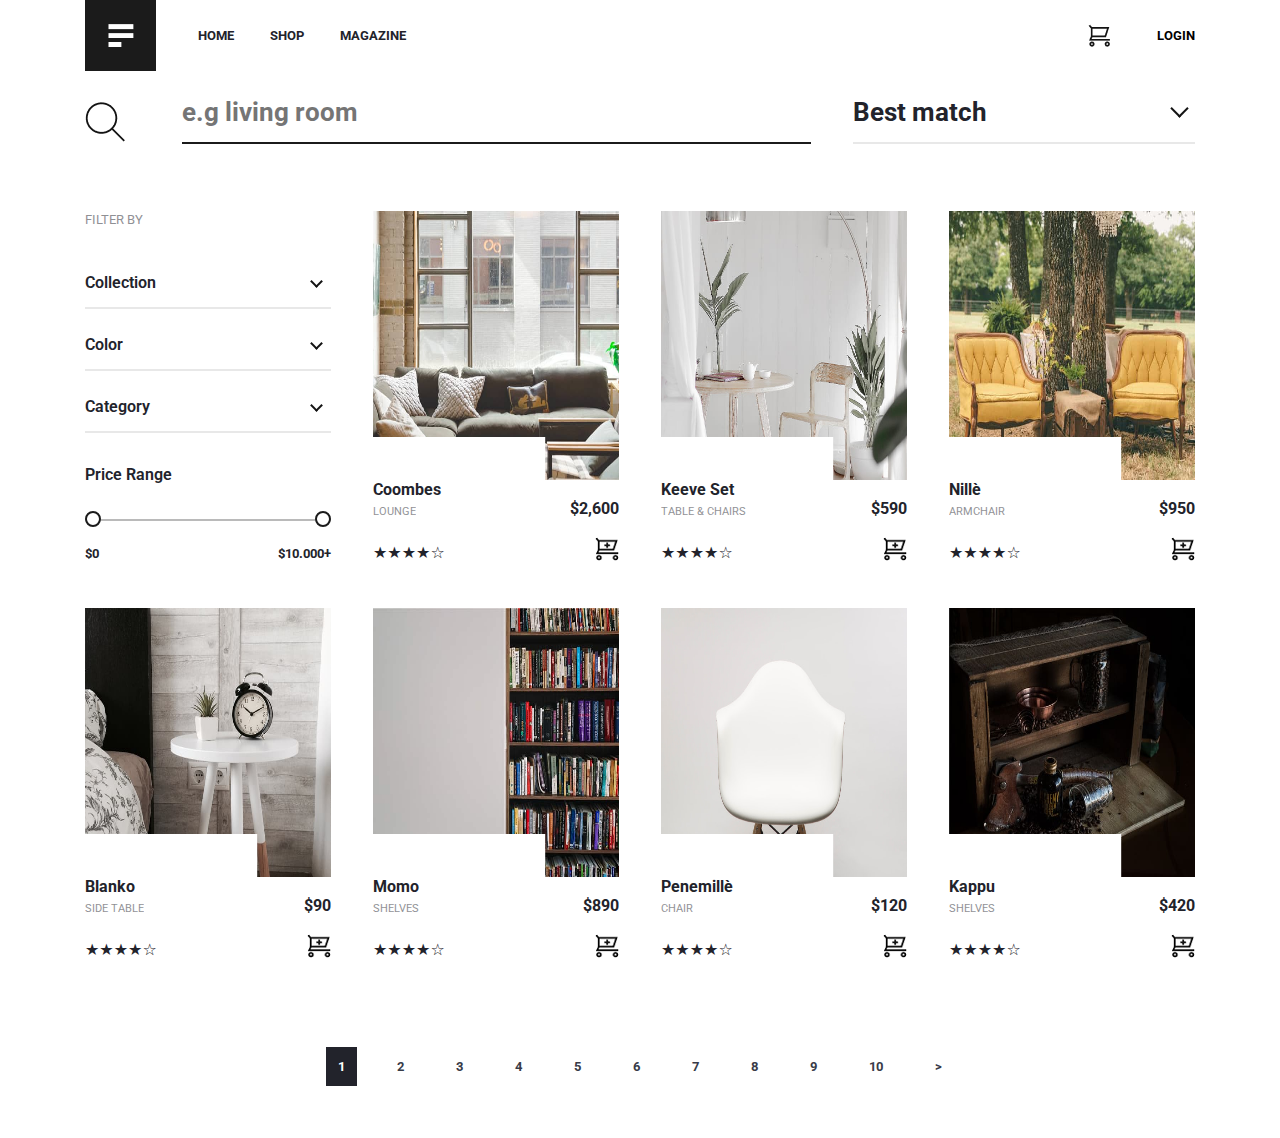
<file: index.html>
<!DOCTYPE html>
<html lang="en">
    <head>
        <meta charset="utf-8">
        <meta http-equiv="X-UA-Compatible" content="IE=edge">
        <meta name="viewport" content="width=device-width,initial-scale=1,shrink-to-fit=no">

        <title>Homepage | minimalistic-ecommerce-site-vane-jung</title>

        <link href="https://fonts.googleapis.com/css?family=Roboto&display=swap" rel="stylesheet">

    	<link href="css/main.4c224482a8495289de17.css" rel="stylesheet"><link href="css/nouislider.4c224482a8495289de17.css" rel="stylesheet">
    </head>

    <body>      
        <header class="header flex-md align-items-md-center">        	
        	<a class="header__logo b-img b-img_logo" href="#main-site">
        		<span class="sr-only">Homepage</span>
        	</a>        	
        	<nav class="navigation" aria-label="Main menu">        		
	            <button class="header__hamburger hamburger" type="button" aria-expanded="false" aria-controls="menu">
					<span class="sr-only">Open/close menu</span>
					<span class="hamburger__box">
					    <span class="hamburger__inner"></span>
					</span>
				</button> 		
	            <ul id="menu" class="header__menu menu">
	                <li class="menu__item">
	                    <a href="#Home" class="menu__link">Home</a>
	                </li>
	                <li class="menu__item">
	                    <a href="#Shop" class="menu__link">Shop</a>
	                </li>
	                <li class="menu__item">
	                    <a href="#Magazine" class="menu__link">Magazine</a>
	                </li>	                
	            </ul>	            
        	</nav>       
        	<div class="header__options flex justify-content-between align-items-center">
	        	<button class="header__shopping-cart b-img b-img_shopping-cart-empty" type="button">
	        		<span class="sr-only">Shopping cart</span>
	        	</button>
	        	<button class="header__login" type="button">Login</button>
        	</div> 	 
        </header>

    	<main class="container pt-1 pt-md-1">
    		<h1 class="sr-only">Shop</h1>
			<div class="row mx-md-n1">
				<form class="search-form col-sm-8 flex align-items-md-center px-md-1" role="search">
  					<button class="search-form__button b-img b-img_search-icon" type="button">
  						<span class="sr-only">Search</span>
  					</button>
					<input class="search-form__search" type="text" aria-label="search text" placeholder="e.g living room">
				</form>
				<article class="accordion col-sm-4 px-md-1">
					<div class="accordion__wrapper">
						<h2 class="accordion__title">Best match</h2>					
						<button class="accordion__button">									
							<span class="sr-only">Open/close</span>
							<span class="accordion__arrow accordion__arrow_big"></span>
						</button>	
					</div>						
				</article>			
				<article class="accordion col-sm-6 col-xl-3 px-md-1">
					<div class="accordion__wrapper d-sm-none">
						<h2 class="accordion__title">Filters</h2>
						<button class="accordion__button" type="button" aria-expanded="false" aria-controls="filters">			
							<span class="sr-only">Open/close</span>
							<span class="accordion__arrow accordion__arrow_big"></span>
						</button>
					</div>
					<div id="filters" class="accordion__list">
						<p class="accordion__note">Filter by</p>
						<div class="accordion__inner">								
							<p class="accordion__text">Collection</p>
							<button class="accordion__button">									
								<span class="sr-only">Open/close</span>
								<span class="accordion__arrow accordion__arrow_small"></span>
							</button>
						</div>								
						<div class="accordion__inner">								
							<p class="accordion__text">Color</p>
							<button class="accordion__button">									
								<span class="sr-only">Open/close</span>
								<span class="accordion__arrow accordion__arrow_small"></span>
							</button>
						</div>						
						<div class="accordion__inner">
							<p class="accordion__text">Category</p>
							<button class="accordion__button">									
								<span class="sr-only">Open/close</span>
								<span class="accordion__arrow accordion__arrow_small"></span>
							</button>
						</div>
						<div class="accordion__inner accordion__inner_range">					
							<p class="accordion__text">Price Range</p>
							<div id="slider"></div>
							<div class="slider-snap-value flex justify-content-between">
								<span class="example-val" id="slider-snap-value-lower">0</span>
								<span class="example-val" id="slider-snap-value-upper">10000</span>
							</div>
						</div>
					</div>			
				</article>
				<article class="product col-sm-6 col-xl-3 px-md-1">
					<img class="product__img img" src="img/products/coombes.2b8c0bd20815939f6bd84942c9de25b4.jpg" alt="Alternative text...">
					<h2 class="product__title">
						<a href="#">Coombes</a>
					</h2>
					<div class="product__details flex justify-content-between align-items-end">
						<a class="product__category" href="#"><span class="sr-only">Category: </span>Lounge</a>
						<p class="product__price"><span class="sr-only">Price: </span>$2,600</p>
					</div>
					<div class="flex justify-content-between align-items-end">
						<div class="product__raiting">&#9733;&#9733;&#9733;&#9733;&#9734;</div>
						<button class="b-img b-img_shopping-cart-full">
							<span class="sr-only">Add to shopping cart</span>
						</button>
					</div>
				</article>
				<article class="product col-sm-6 col-xl-3 px-md-1">
					<img class="product__img img" src="img/products/keeve-set.5da7ee908da78d540ebe44e451b32481.jpg" alt="Alternative text...">
					<h2 class="product__title">
						<a href="#">Keeve Set</a>
					</h2>
					<div class="product__details flex justify-content-between align-items-end">
						<a class="product__category" href="#"><span class="sr-only">Category: </span>Table & Chairs</a>
						<p class="product__price"><span class="sr-only">Price: </span>$590</p>
					</div>
					<div class="flex justify-content-between align-items-end">
						<div class="product__raiting">&#9733;&#9733;&#9733;&#9733;&#9734;</div>
						<button class="b-img b-img_shopping-cart-full">
							<span class="sr-only">Add to shopping cart</span>
						</button>
					</div>
				</article>
				<article class="product col-sm-6 col-xl-3 px-md-1">
					<img class="product__img img" src="img/products/nillè.993c7f516d4ab0f54981164560a9fdea.jpg" alt="Alternative text...">
					<h2 class="product__title">
						<a href="#">Nillè</a>
					</h2>
					<div class="product__details flex justify-content-between align-items-end">
						<a class="product__category" href="#"><span class="sr-only">Category: </span>Armchair</a>
						<p class="product__price"><span class="sr-only">Price: </span>$950</p>
					</div>
					<div class="flex justify-content-between align-items-end">
						<div class="product__raiting">&#9733;&#9733;&#9733;&#9733;&#9734;</div>
						<button class="b-img b-img_shopping-cart-full">
							<span class="sr-only">Add to shopping cart</span>
						</button>
					</div>
				</article>			
				<article class="product col-sm-6 col-xl-3 px-md-1">
					<img class="product__img img" src="img/products/blanko.ccdf7f93d3659442956f923609c2781b.jpg" alt="Alternative text...">
					<h2 class="product__title">
						<a href="#">Blanko</a>
					</h2>
					<div class="product__details flex justify-content-between align-items-end">
						<a class="product__category" href="#"><span class="sr-only">Category: </span>Side Table</a>
						<p class="product__price"><span class="sr-only">Price: </span>$90</p>
					</div>
					<div class="flex justify-content-between align-items-end">
						<div class="product__raiting">&#9733;&#9733;&#9733;&#9733;&#9734;</div>
						<button class="b-img b-img_shopping-cart-full">
							<span class="sr-only">Add to shopping cart</span>
						</button>
					</div>
				</article>
				<article class="product col-sm-6 col-xl-3 px-md-1">
					<img class="product__img img" src="img/products/momo.dfb7d809c413819387ccac91059591ba.jpg" alt="Alternative text...">
					<h2 class="product__title">
						<a href="#">Momo</a>
					</h2>
					<div class="product__details flex justify-content-between align-items-end">
						<a class="product__category" href="#"><span class="sr-only">Category: </span>Shelves</a>
						<p class="product__price"><span class="sr-only">Price: </span>$890</p>
					</div>
					<div class="flex justify-content-between align-items-end">
						<div class="product__raiting">&#9733;&#9733;&#9733;&#9733;&#9734;</div>
						<button class="b-img b-img_shopping-cart-full">
							<span class="sr-only">Add to shopping cart</span>
						</button>
					</div>
				</article>				
				<article class="product col-sm-6 col-xl-3 px-md-1">
					<img class="product__img img" src="img/products/penemillè.55df2ff5b51b8692bd68fba4f18161d1.jpg" alt="Alternative text...">
					<h2 class="product__title">
						<a href="#">Penemillè</a>
					</h2>
					<div class="product__details flex justify-content-between align-items-end">
						<a class="product__category" href="#"><span class="sr-only">Category: </span>Chair</a>
						<p class="product__price"><span class="sr-only">Price: </span>$120</p>
					</div>
					<div class="flex justify-content-between align-items-end">
						<div class="product__raiting">&#9733;&#9733;&#9733;&#9733;&#9734;</div>
						<button class="b-img b-img_shopping-cart-full">
							<span class="sr-only">Add to shopping cart</span>
						</button>
					</div>
				</article>
				<article class="product col-sm-6 col-xl-3 px-md-1">
					<img class="product__img img" src="img/products/kappu.97e6c1b2c51282b1243fb1c5dab06d58.jpg" alt="Alternative text...">
					<h2 class="product__title">
						<a href="#">Kappu</a>
					</h2>
					<div class="product__details flex justify-content-between align-items-end">
						<a class="product__category" href="#"><span class="sr-only">Category: </span>Shelves</a>
						<p class="product__price"><span class="sr-only">Price: </span>$420</p>
					</div>
					<div class="flex justify-content-between align-items-end">
						<div class="product__raiting">&#9733;&#9733;&#9733;&#9733;&#9734;</div>
						<button class="b-img b-img_shopping-cart-full">
							<span class="sr-only">Add to shopping cart</span>
						</button>
					</div>
				</article>
			</div>	
        	<nav class="pagination" aria-label="Pagination">
        		<ul class="pagination__list flex justify-content-center">
	                <li class="pagination__item">
	                    <a class="pagination__link pagination__link_active" href="#">1</a>
	                </li>
	                <li class="pagination__item">
	                    <a class="pagination__link" href="#">2</a>
	                </li>
	                <li class="pagination__item">
	                    <a class="pagination__link" href="#">3</a>
	                </li>
	                <li class="pagination__item">
	                    <a class="pagination__link" href="#">4</a>
	                </li>	                
	                <li class="pagination__item d-max-md-none">
	                    <a class="pagination__link" href="#">5</a>
	                </li>
	                <li class="pagination__item d-max-md-none">
	                    <a class="pagination__link" href="#">6</a>
	                </li>
	                <li class="pagination__item d-max-md-none">
	                    <a class="pagination__link" href="#">7</a>
	                </li>
	                <li class="pagination__item d-max-md-none">
	                    <a class="pagination__link" href="#">8</a>
	                </li>
	                <li class="pagination__item d-max-md-none">
	                    <a class="pagination__link" href="#">9</a>
	                </li>
	                <li class="pagination__item d-max-md-none">
	                    <a class="pagination__link" href="#">10</a>
	                </li>	                
	                <li class="pagination__item">
	                    <a class="pagination__link" href="#">></a>
	                </li>
	            </ul>
        	</nav>       	 
        </main>

    	<script src="js/main.a9af8c7fed8bdacd9985.js" defer="defer"></script>
    	<script src="js/nouislider.423370e5d136859432b7.js" defer="defer"></script>
    </body>
</html>
</file>
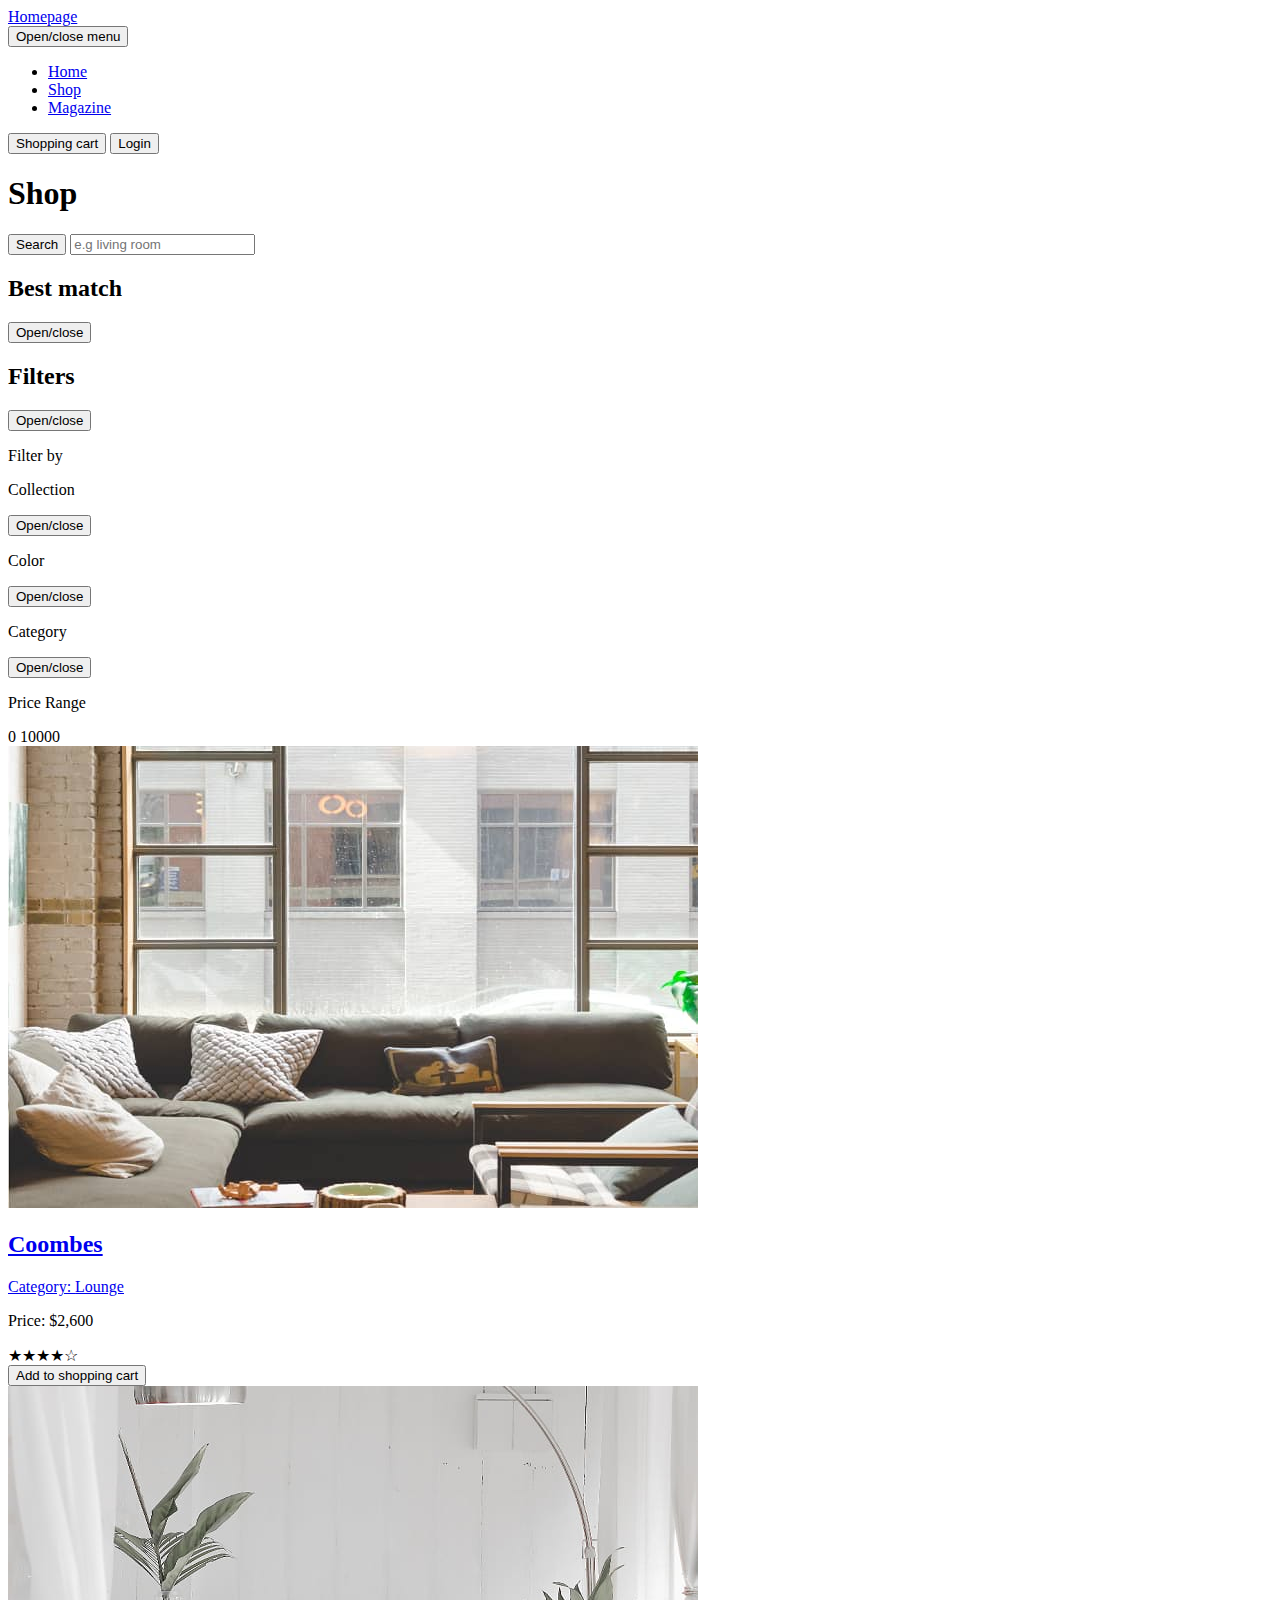
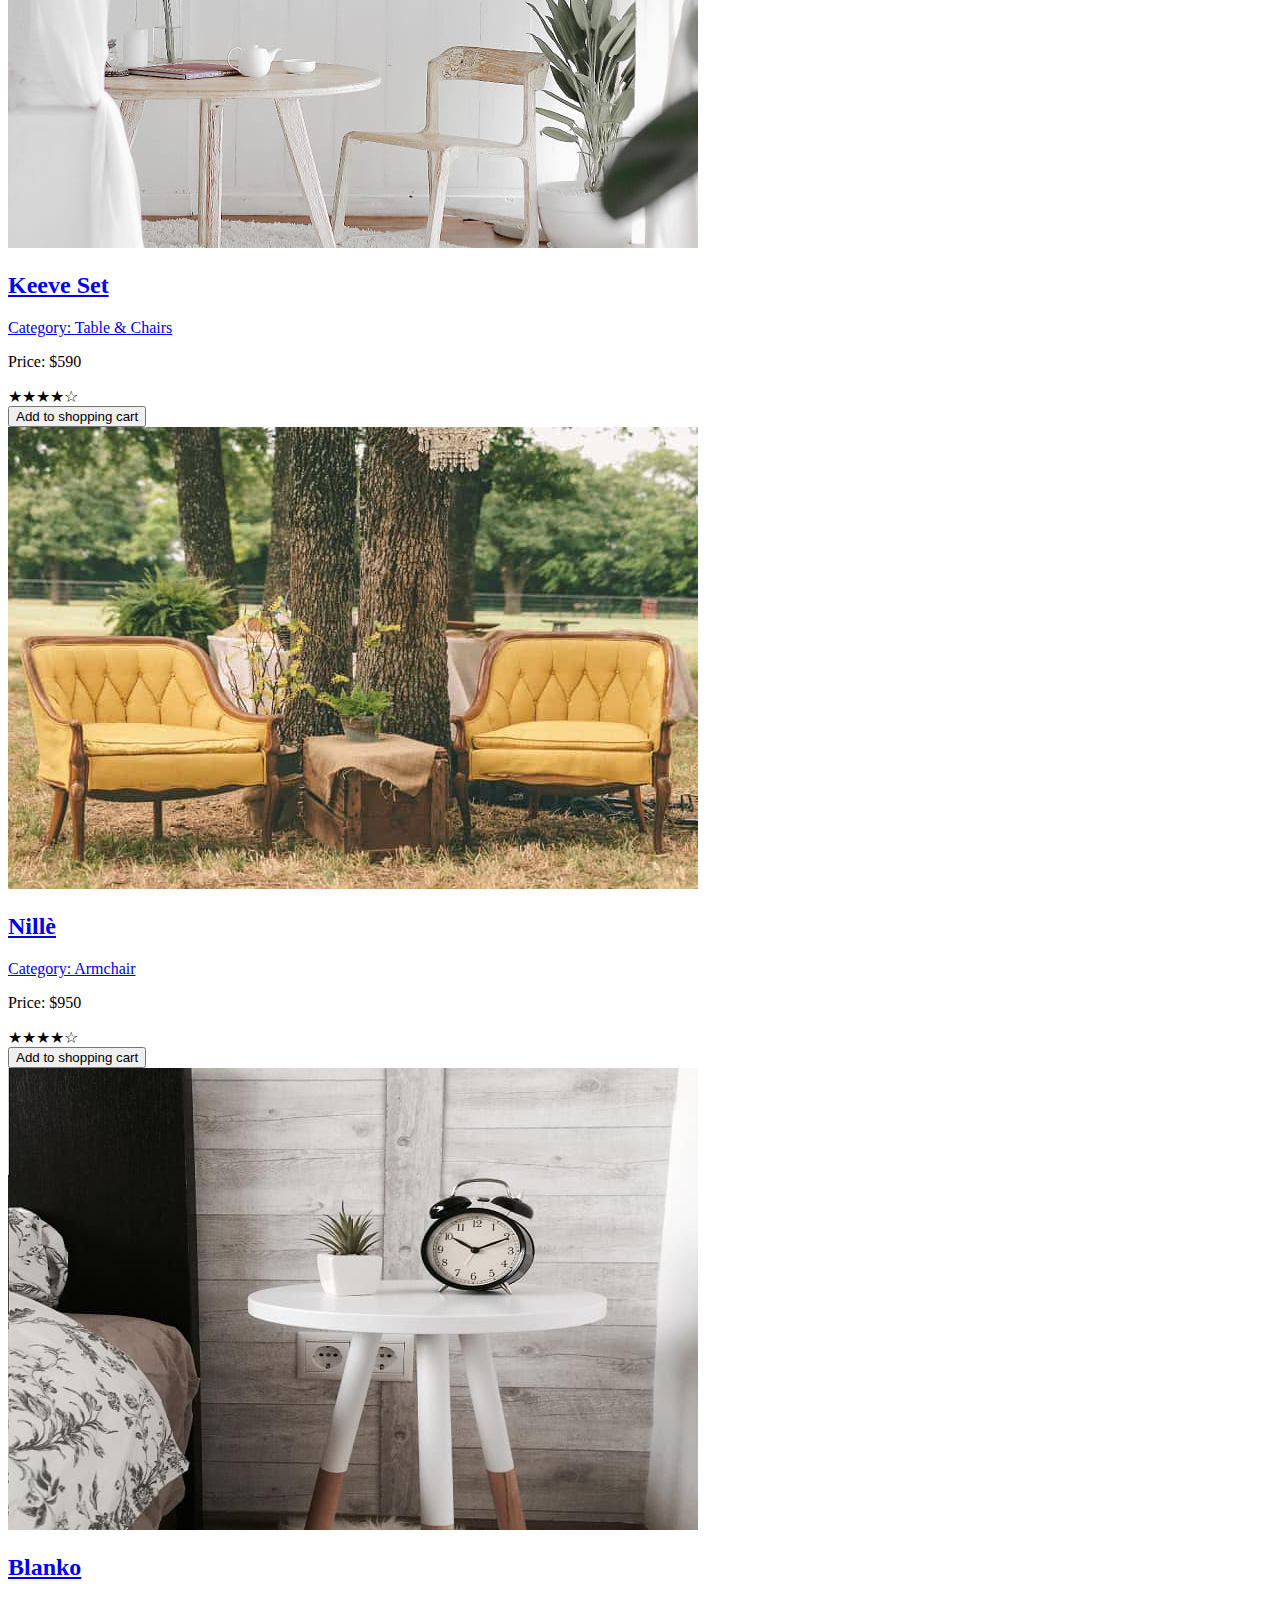
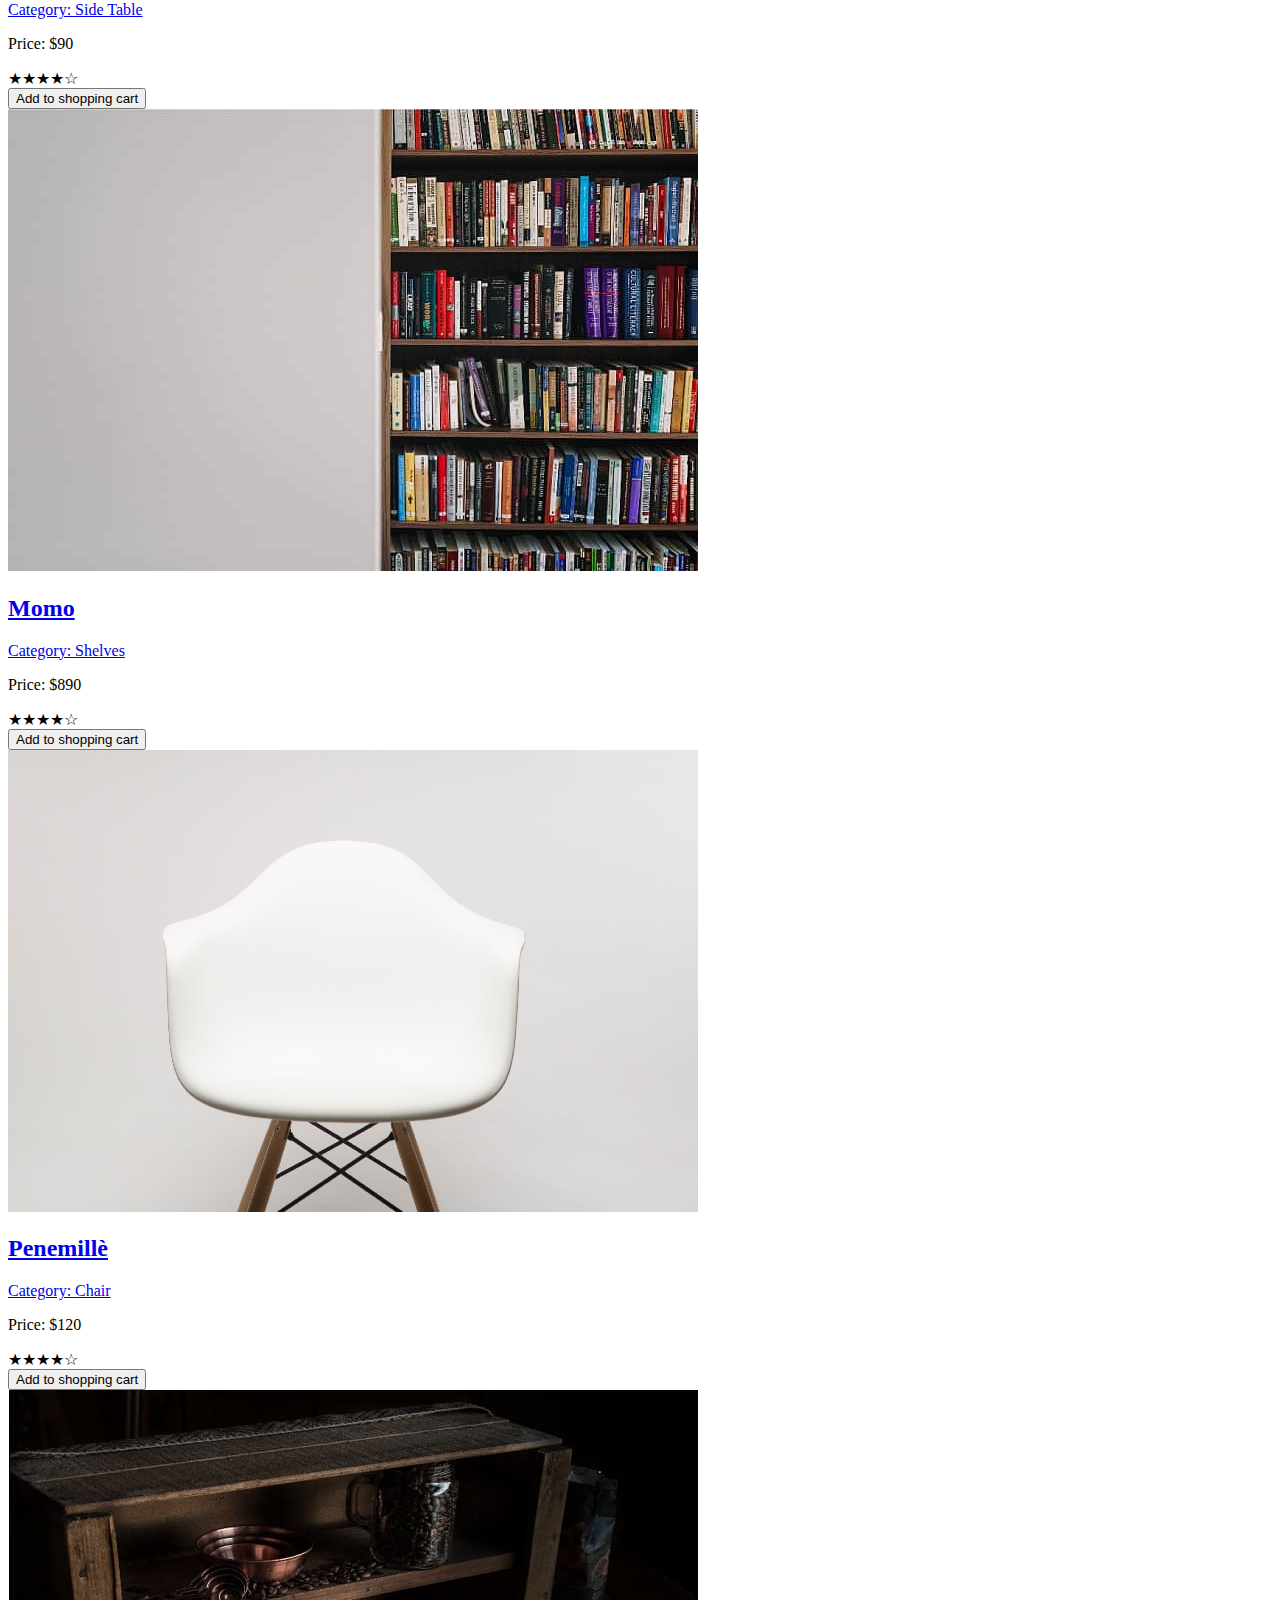
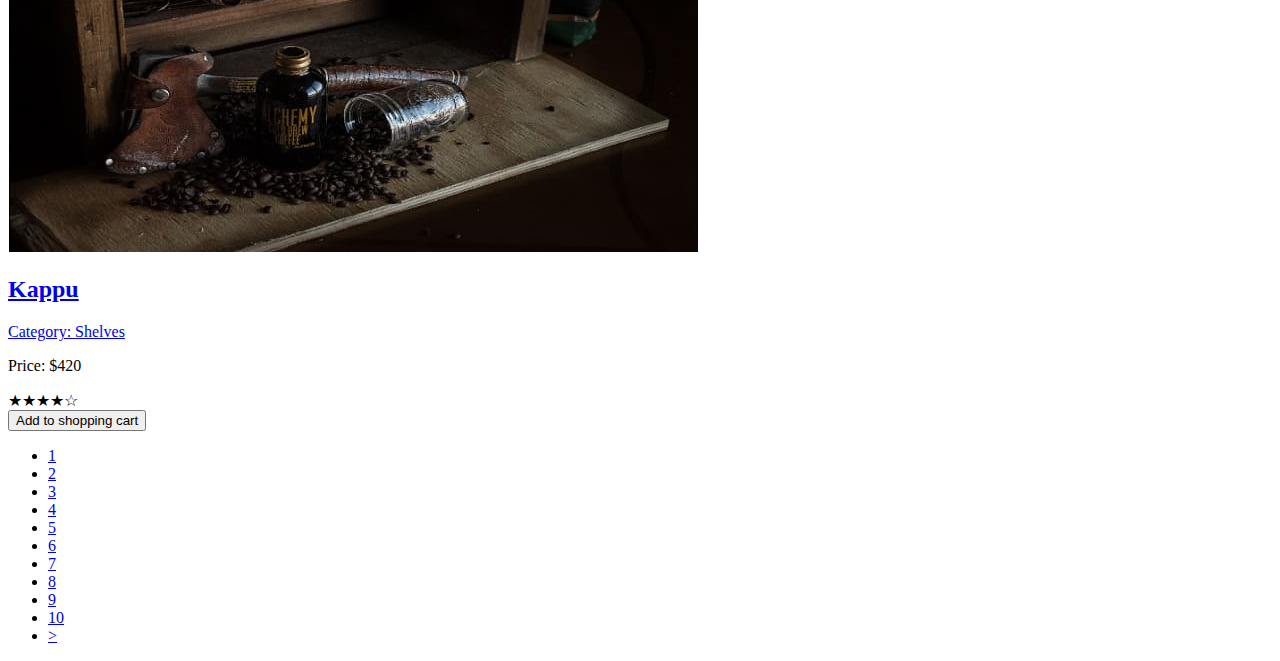
<file: src/index.html>
<!DOCTYPE html>
<html lang="en">
    <head>
        <meta charset="utf-8">
        <meta http-equiv="X-UA-Compatible" content="IE=edge">
        <meta name="viewport" content="width=device-width, initial-scale=1, shrink-to-fit=no">

        <title>Homepage | minimalistic-ecommerce-site-vane-jung</title>

        <link href="https://fonts.googleapis.com/css?family=Roboto&display=swap" rel="stylesheet">
    </head>

    <body>      
        <header class="header flex-md align-items-md-center">        	
        	<a class="header__logo b-img b-img_logo" href="#main-site">
        		<span class="sr-only">Homepage</span>
        	</a>        	
        	<nav class="navigation" aria-label="Main menu">        		
	            <button class="header__hamburger hamburger" type="button" aria-expanded="false" aria-controls="menu">
					<span class="sr-only">Open/close menu</span>
					<span class="hamburger__box">
					    <span class="hamburger__inner"></span>
					</span>
				</button> 		
	            <ul id="menu" class="header__menu menu">
	                <li class="menu__item">
	                    <a href="#Home" class="menu__link">Home</a>
	                </li>
	                <li class="menu__item">
	                    <a href="#Shop" class="menu__link">Shop</a>
	                </li>
	                <li class="menu__item">
	                    <a href="#Magazine" class="menu__link">Magazine</a>
	                </li>	                
	            </ul>	            
        	</nav>       
        	<div class="header__options flex justify-content-between align-items-center">
	        	<button class="header__shopping-cart b-img b-img_shopping-cart-empty" type="button">
	        		<span class="sr-only">Shopping cart</span>
	        	</button>
	        	<button class="header__login" type="button">Login</button>
        	</div> 	 
        </header>

    	<main class="container pt-1 pt-md-1">
    		<h1 class="sr-only">Shop</h1>
			<div class="row mx-md-n1">
				<form class="search-form col-sm-8 flex align-items-md-center px-md-1" role="search">
  					<button class="search-form__button b-img b-img_search-icon" type="button">
  						<span class="sr-only">Search</span>
  					</button>
					<input class="search-form__search" type="text" aria-label="search text" placeholder="e.g living room">
				</form>
				<article class="accordion col-sm-4 px-md-1">
					<div class="accordion__wrapper">
						<h2 class="accordion__title">Best match</h2>					
						<button class="accordion__button">									
							<span class="sr-only">Open/close</span>
							<span class="accordion__arrow accordion__arrow_big"></span>
						</button>	
					</div>						
				</article>			
				<article class="accordion col-sm-6 col-xl-3 px-md-1">
					<div class="accordion__wrapper d-sm-none">
						<h2 class="accordion__title">Filters</h2>
						<button class="accordion__button" type="button" aria-expanded="false" aria-controls="filters">			
							<span class="sr-only">Open/close</span>
							<span class="accordion__arrow accordion__arrow_big"></span>
						</button>
					</div>
					<div id="filters" class="accordion__list">
						<p class="accordion__note">Filter by</p>
						<div class="accordion__inner">								
							<p class="accordion__text">Collection</p>
							<button class="accordion__button">									
								<span class="sr-only">Open/close</span>
								<span class="accordion__arrow accordion__arrow_small"></span>
							</button>
						</div>								
						<div class="accordion__inner">								
							<p class="accordion__text">Color</p>
							<button class="accordion__button">									
								<span class="sr-only">Open/close</span>
								<span class="accordion__arrow accordion__arrow_small"></span>
							</button>
						</div>						
						<div class="accordion__inner">
							<p class="accordion__text">Category</p>
							<button class="accordion__button">									
								<span class="sr-only">Open/close</span>
								<span class="accordion__arrow accordion__arrow_small"></span>
							</button>
						</div>
						<div class="accordion__inner accordion__inner_range">					
							<p class="accordion__text">Price Range</p>
							<div id="slider"></div>
							<div class="slider-snap-value flex justify-content-between">
								<span class="example-val" id="slider-snap-value-lower">0</span>
								<span class="example-val" id="slider-snap-value-upper">10000</span>
							</div>
						</div>
					</div>			
				</article>
				<article class="product col-sm-6 col-xl-3 px-md-1">
					<img class="product__img img" src="img/products/coombes.jpg" alt="Alternative text...">
					<h2 class="product__title">
						<a href="#">Coombes</a>
					</h2>
					<div class="product__details flex justify-content-between align-items-end">
						<a class="product__category" href="#"><span class="sr-only">Category: </span>Lounge</a>
						<p class="product__price"><span class="sr-only">Price: </span>$2,600</p>
					</div>
					<div class="flex justify-content-between align-items-end">
						<div class="product__raiting">&#9733;&#9733;&#9733;&#9733;&#9734;</div>
						<button class="b-img b-img_shopping-cart-full">
							<span class="sr-only">Add to shopping cart</span>
						</button>
					</div>
				</article>
				<article class="product col-sm-6 col-xl-3 px-md-1">
					<img class="product__img img" src="img/products/keeve-set.jpg" alt="Alternative text...">
					<h2 class="product__title">
						<a href="#">Keeve Set</a>
					</h2>
					<div class="product__details flex justify-content-between align-items-end">
						<a class="product__category" href="#"><span class="sr-only">Category: </span>Table & Chairs</a>
						<p class="product__price"><span class="sr-only">Price: </span>$590</p>
					</div>
					<div class="flex justify-content-between align-items-end">
						<div class="product__raiting">&#9733;&#9733;&#9733;&#9733;&#9734;</div>
						<button class="b-img b-img_shopping-cart-full">
							<span class="sr-only">Add to shopping cart</span>
						</button>
					</div>
				</article>
				<article class="product col-sm-6 col-xl-3 px-md-1">
					<img class="product__img img" src="img/products/nillè.jpg" alt="Alternative text...">
					<h2 class="product__title">
						<a href="#">Nillè</a>
					</h2>
					<div class="product__details flex justify-content-between align-items-end">
						<a class="product__category" href="#"><span class="sr-only">Category: </span>Armchair</a>
						<p class="product__price"><span class="sr-only">Price: </span>$950</p>
					</div>
					<div class="flex justify-content-between align-items-end">
						<div class="product__raiting">&#9733;&#9733;&#9733;&#9733;&#9734;</div>
						<button class="b-img b-img_shopping-cart-full">
							<span class="sr-only">Add to shopping cart</span>
						</button>
					</div>
				</article>			
				<article class="product col-sm-6 col-xl-3 px-md-1">
					<img class="product__img img" src="img/products/blanko.jpg" alt="Alternative text...">
					<h2 class="product__title">
						<a href="#">Blanko</a>
					</h2>
					<div class="product__details flex justify-content-between align-items-end">
						<a class="product__category" href="#"><span class="sr-only">Category: </span>Side Table</a>
						<p class="product__price"><span class="sr-only">Price: </span>$90</p>
					</div>
					<div class="flex justify-content-between align-items-end">
						<div class="product__raiting">&#9733;&#9733;&#9733;&#9733;&#9734;</div>
						<button class="b-img b-img_shopping-cart-full">
							<span class="sr-only">Add to shopping cart</span>
						</button>
					</div>
				</article>
				<article class="product col-sm-6 col-xl-3 px-md-1">
					<img class="product__img img" src="img/products/momo.jpg" alt="Alternative text...">
					<h2 class="product__title">
						<a href="#">Momo</a>
					</h2>
					<div class="product__details flex justify-content-between align-items-end">
						<a class="product__category" href="#"><span class="sr-only">Category: </span>Shelves</a>
						<p class="product__price"><span class="sr-only">Price: </span>$890</p>
					</div>
					<div class="flex justify-content-between align-items-end">
						<div class="product__raiting">&#9733;&#9733;&#9733;&#9733;&#9734;</div>
						<button class="b-img b-img_shopping-cart-full">
							<span class="sr-only">Add to shopping cart</span>
						</button>
					</div>
				</article>				
				<article class="product col-sm-6 col-xl-3 px-md-1">
					<img class="product__img img" src="img/products/penemillè.jpg" alt="Alternative text...">
					<h2 class="product__title">
						<a href="#">Penemillè</a>
					</h2>
					<div class="product__details flex justify-content-between align-items-end">
						<a class="product__category" href="#"><span class="sr-only">Category: </span>Chair</a>
						<p class="product__price"><span class="sr-only">Price: </span>$120</p>
					</div>
					<div class="flex justify-content-between align-items-end">
						<div class="product__raiting">&#9733;&#9733;&#9733;&#9733;&#9734;</div>
						<button class="b-img b-img_shopping-cart-full">
							<span class="sr-only">Add to shopping cart</span>
						</button>
					</div>
				</article>
				<article class="product col-sm-6 col-xl-3 px-md-1">
					<img class="product__img img" src="img/products/kappu.jpg" alt="Alternative text...">
					<h2 class="product__title">
						<a href="#">Kappu</a>
					</h2>
					<div class="product__details flex justify-content-between align-items-end">
						<a class="product__category" href="#"><span class="sr-only">Category: </span>Shelves</a>
						<p class="product__price"><span class="sr-only">Price: </span>$420</p>
					</div>
					<div class="flex justify-content-between align-items-end">
						<div class="product__raiting">&#9733;&#9733;&#9733;&#9733;&#9734;</div>
						<button class="b-img b-img_shopping-cart-full">
							<span class="sr-only">Add to shopping cart</span>
						</button>
					</div>
				</article>
			</div>	
        	<nav class="pagination" aria-label="Pagination">
        		<ul class="pagination__list flex justify-content-center">
	                <li class="pagination__item">
	                    <a class="pagination__link pagination__link_active" href="#">1</a>
	                </li>
	                <li class="pagination__item">
	                    <a class="pagination__link" href="#">2</a>
	                </li>
	                <li class="pagination__item">
	                    <a class="pagination__link" href="#">3</a>
	                </li>
	                <li class="pagination__item">
	                    <a class="pagination__link" href="#">4</a>
	                </li>	                
	                <li class="pagination__item d-max-md-none">
	                    <a class="pagination__link" href="#">5</a>
	                </li>
	                <li class="pagination__item d-max-md-none">
	                    <a class="pagination__link" href="#">6</a>
	                </li>
	                <li class="pagination__item d-max-md-none">
	                    <a class="pagination__link" href="#">7</a>
	                </li>
	                <li class="pagination__item d-max-md-none">
	                    <a class="pagination__link" href="#">8</a>
	                </li>
	                <li class="pagination__item d-max-md-none">
	                    <a class="pagination__link" href="#">9</a>
	                </li>
	                <li class="pagination__item d-max-md-none">
	                    <a class="pagination__link" href="#">10</a>
	                </li>	                
	                <li class="pagination__item">
	                    <a class="pagination__link" href="#">></a>
	                </li>
	            </ul>
        	</nav>       	 
        </main>                                                   
    </body>
</html>
</file>
<file: css/main.4c224482a8495289de17.css>
@media (min-width: 576px){.d-sm-none{display:none}}@media (max-width: 768px){.d-max-md-none{display:none}}.flex{display:-webkit-box;display:flex}.align-items-center{-webkit-box-align:center;align-items:center}.align-items-end{-webkit-box-align:end;align-items:flex-end}.justify-content-center{-webkit-box-pack:center;justify-content:center}.justify-content-between{-webkit-box-pack:justify;justify-content:space-between}@media (min-width: 768px){.flex-md{display:-webkit-box;display:flex}.align-items-md-center{-webkit-box-align:center;align-items:center}}/*! normalize.css v8.0.1 | MIT License | github.com/necolas/normalize.css */*,*::before,*::after{box-sizing:border-box}html{-webkit-text-size-adjust:100%}body{margin:0}main{display:block}h1{font-size:2em;margin:0.67em 0}hr{box-sizing:content-box;height:0;overflow:visible}pre{font-family:monospace, monospace;font-size:1em}a{background-color:transparent}abbr[title]{border-bottom:none;text-decoration:underline;-webkit-text-decoration:underline dotted;text-decoration:underline dotted}b,strong{font-weight:bolder}code,kbd,samp{font-family:monospace, monospace;font-size:1em}small{font-size:80%}sub,sup{font-size:75%;line-height:0;position:relative;vertical-align:baseline}sub{bottom:-0.25em}sup{top:-0.5em}img{border-style:none}button,input,optgroup,select,textarea{font-family:inherit;font-size:100%;line-height:1.15;margin:0}button,input{overflow:visible}button,select{text-transform:none}button,[type="button"],[type="reset"],[type="submit"]{-webkit-appearance:button}button::-moz-focus-inner,[type="button"]::-moz-focus-inner,[type="reset"]::-moz-focus-inner,[type="submit"]::-moz-focus-inner{border-style:none;padding:0}button:-moz-focusring,[type="button"]:-moz-focusring,[type="reset"]:-moz-focusring,[type="submit"]:-moz-focusring{outline:1px dotted ButtonText}fieldset{padding:0.35em 0.75em 0.625em}legend{box-sizing:border-box;color:inherit;display:table;max-width:100%;padding:0;white-space:normal}progress{vertical-align:baseline}textarea{overflow:auto}[type="checkbox"],[type="radio"]{box-sizing:border-box;padding:0}[type="number"]::-webkit-inner-spin-button,[type="number"]::-webkit-outer-spin-button{height:auto}[type="search"]{-webkit-appearance:textfield;outline-offset:-2px}[type="search"]::-webkit-search-decoration{-webkit-appearance:none}::-webkit-file-upload-button{-webkit-appearance:button;font:inherit}details{display:block}summary{display:list-item}template{display:none}[hidden]{display:none}.sr-only{position:absolute;width:1px;height:1px;padding:0;overflow:hidden;clip:rect(0, 0, 0, 0);white-space:nowrap;border:0}.pt-1{padding-top:2.625rem}@media (min-width: 768px){.mx-md-n1{margin-right:-21px !important;margin-left:-21px !important}.pt-md-1{padding-top:1.625rem}.px-md-1{padding-right:21px !important;padding-left:21px !important}}body{font:400 16px/16px "Roboto",sans-serif,system-ui,-apple-system,BlinkMacSystemFont,"Segoe UI","Roboto","Oxygen","Ubuntu","Cantarell","Fira Sans","Droid Sans","Helvetica Neue";color:#22232B}button,input{padding:0;background-color:inherit;border:none;cursor:pointer}a{color:inherit;text-decoration:none}ul,ol{margin:0;padding:0;list-style:none}.container{width:100%;padding-right:15px;padding-left:15px;margin-right:auto;margin-left:auto}@media (min-width: 576px){.container{max-width:540px}}@media (min-width: 768px){.container{max-width:720px}}@media (min-width: 992px){.container{max-width:895px}}@media (min-width: 1200px){.container{max-width:1140px}}.row{display:-webkit-box;display:flex;flex-wrap:wrap;margin-right:-15px;margin-left:-15px}@media (min-width: 576px){.col-sm-4{-webkit-box-flex:0;flex:0 0 33.33333%;max-width:33.33333%}}@media (min-width: 576px){.col-sm-6{-webkit-box-flex:0;flex:0 0 50%;max-width:50%}}@media (min-width: 576px){.col-sm-8{-webkit-box-flex:0;flex:0 0 66.66667%;max-width:66.66667%}}@media (min-width: 1200px){.col-xl-3{-webkit-box-flex:0;flex:0 0 25%;max-width:25%}}.col-sm-4,.col-sm-6,.col-sm-8,.col-xl-3{position:relative;width:100%;padding-right:15px;padding-left:15px}.header{margin:0 auto;max-width:1140px;height:60px;position:relative}.header__login{padding:0.625rem;font-weight:bold;font-size:.8125rem;line-height:.9375rem;text-transform:uppercase}.header__login:hover{outline:1px solid #22232B}.header__hamburger{top:12px;right:11px}.header__options{top:18px;right:85px;z-index:1}.header__login{display:none}.header.active{height:initial}.header__hamburger,.header__logo,.header__options{position:absolute}@media (min-width: 768px){.header{height:initial}.header__logo{position:static}.header__login{display:block}.header__options{width:118px;right:10px}}@media (min-width: 1200px){.header{padding:0 15px}.header__options{right:5px}}.accordion{z-index:1}.accordion__title{padding:0;font-size:1.125rem;line-height:1.3125rem}.accordion__wrapper{padding:0 0 0.875rem;margin:0 0 0.9375rem}.accordion__inner{margin:0 0 0.6875rem;padding:0 0 0.625rem}.accordion__inner.accordion__inner_range{border-bottom:none}.accordion__inner.accordion__inner_range .accordion__text{padding:0.375rem 0 2.1875rem}.accordion__text{font-weight:600;font-size:1rem;line-height:1.1875rem}.accordion__button{width:30px;height:30px;position:absolute;right:0;top:-7px}.accordion__button.active .accordion__arrow{-webkit-transform:translateY(30%) rotate(-135deg);transform:translateY(30%) rotate(-135deg)}.accordion__arrow{margin:0 auto;border:solid #131313;display:block;border-width:0 2px 2px 0;-webkit-transform:rotate(45deg);transform:rotate(45deg)}.accordion__arrow_big{width:13px;height:13px;-webkit-transform:translateY(-3px) rotate(45deg);transform:translateY(-3px) rotate(45deg)}.accordion__arrow_small{width:9px;height:9px}.accordion__list{display:none}.accordion__list.active{display:block}.accordion__note{margin:0.3125rem 0 1.4375rem;display:inline-block;font-size:.8125rem;line-height:.9375rem;text-transform:uppercase;opacity:0.5}.accordion__wrapper,.accordion__inner{position:relative;border-bottom:2px solid rgba(27,27,27,0.1)}.accordion__title,.accordion__text{margin:0}@media (min-width: 576px){.accordion__inner{margin:1.625rem 0 0.9375rem;padding:0 0 0.9375rem}.accordion__note{margin:0 0 1.25rem}.accordion__list{display:block}}@media (min-width: 768px){.accordion__title{font-size:1.625rem;line-height:1.9375rem}.accordion__wrapper .accordion__button{top:-1px}}.arrow{border:solid #000;border-width:0 3px 3px 0;display:inline-block;padding:3px}.arrow_up{-webkit-transform:rotate(-135deg);transform:rotate(-135deg)}.arrow_down{-webkit-transform:rotate(45deg);transform:rotate(45deg)}.b-img{display:block;background-repeat:no-repeat}.b-img_logo{width:60px;height:60px;background-position:center;background-image:url(../img/logo/logo.b8e1cf4abf6283fb70062d13489b6111.png)}.b-img_shopping-cart-full{background-image:url(../img/icons/shopping-cart-full.61966551d1855f184f4a0674948a202c.png)}.b-img_shopping-cart-empty{background-image:url(../img/icons/shopping-cart-empty.0cb6ba1e58922a1bb16b010e6ec3c87b.png)}.active .b-img_shopping-cart-empty{background-position:0 -24px}.b-img_search-icon{width:20px;height:20px;background-size:cover;background-image:url(../img/icons/search-icon.205a72f24ec89ed3e79681e4e759e75b.png)}.b-img_shopping-cart-full,.b-img_shopping-cart-empty{width:24px;height:24px}@media (min-width: 768px){.b-img_logo{width:71px;height:71px}.b-img_search-icon{width:40px;height:40px}.active .b-img_shopping-cart-empty{background-position:0 0px}}.hamburger{padding:10px;display:inline-block;-webkit-transition:.3s;transition:.3s}.hamburger__box{width:24px;height:18px;display:inline-block;vertical-align:bottom;position:relative}.hamburger__inner{left:0;top:50%;-webkit-transform:translateY(-50%);transform:translateY(-50%);-webkit-transition:.3s;transition:.3s}.hamburger__inner::before,.hamburger__inner::after{content:'';left:0;-webkit-transition:.3s;transition:.3s}.hamburger__inner,.hamburger__inner::before,.hamburger__inner::after{width:100%;height:2px;border-radius:2px;background-color:#131313;position:absolute}.hamburger__inner::before{top:-7px}.hamburger__inner::after{top:7px}.active .hamburger__inner,.active .hamburger__inner::before,.active .hamburger__inner::after{background-color:#fff}.active .hamburger__inner{background-color:transparent}.active .hamburger__inner:before{-webkit-transform:translateY(7px) rotate(45deg);transform:translateY(7px) rotate(45deg)}.active .hamburger__inner:after{-webkit-transform:translateY(-7px) rotate(-45deg);transform:translateY(-7px) rotate(-45deg)}@media (min-width: 768px){.hamburger{display:none}}.img{width:100%;display:block}.menu{padding-top:86px;background-color:#1B1B1B;display:none}.menu__link{padding:1.4rem 1.125rem;font-weight:bold;font-size:.8125rem;line-height:.9375rem;color:#fff;text-transform:uppercase;display:block}.menu__link:hover{text-decoration:underline}.active .menu{height:100vh;display:block}@media (min-width: 768px){.menu{padding:0 0 0 1.5rem;background-color:inherit}.menu__link{color:#22232B}.active .menu{height:inherit}.menu,.active .menu{display:-webkit-box;display:flex}}#slider{padding:0 0 0 1rem}.slider-snap-value{margin:1.5625rem 0 0.75rem}#slider-snap-value-lower,#slider-snap-value-upper{font-weight:bold;font-size:.8125rem;line-height:.9375rem}#slider-snap-value-upper::after{content:"+"}.pagination{margin:2.625rem 0 3.25rem}.pagination__item{padding:0 0.875rem}.pagination__link{padding:0.75rem;color:#383B48;font-weight:bold;font-size:.8125rem;line-height:.9375rem;display:block}.pagination__link_active{color:#fff;background-color:#22232B}.pagination__link:hover{text-decoration:underline}.product{margin:0.6875rem 0 1.25rem}.product__title{position:relative}.product__img{min-height:269px;-webkit-clip-path:polygon(0% 0%, 0 100%, 0 84%, 70% 84%, 70% 100%, 100% 100%, 100% 100%, 100% 0%);clip-path:polygon(0% 0%, 0 100%, 0 84%, 70% 84%, 70% 100%, 100% 100%, 100% 100%, 100% 0%)}.product__details{margin:0 0 1.1875rem}.product__category{font-size:.6875rem;line-height:.8125rem;opacity:0.5;text-transform:uppercase}.product__title,.product__price{margin:0;font-weight:bold;font-size:1rem;line-height:1.1875rem}.product a:hover{text-decoration:underline}@media (min-width: 576px){.product{margin:0 0 2.9375rem}}.search-form{margin:0 0 2.625rem;z-index:1}.search-form__button{margin:0.1875rem 0 0}.search-form__search{margin:0 0 0 1.625rem;padding:0 0 0.875rem;width:calc(100% - 46px);border-bottom:2px solid #1B1B1B;font-size:1.125rem;font-weight:bold;line-height:1.3125rem}@media (min-width: 576px){.search-form{margin:0 0 4.1875rem}}@media (min-width: 768px){.search-form__search{margin:0 0 0 3.5625rem;width:calc(100% - 97px);font-size:1.625rem;line-height:1.9375rem}}
</file>
<file: css/nouislider.4c224482a8495289de17.css>
/*! nouislider - 14.1.0 - 12/4/2019 */.noUi-target,.noUi-target *{-webkit-touch-callout:none;-webkit-tap-highlight-color:transparent;-webkit-user-select:none;touch-action:none;-ms-user-select:none;-moz-user-select:none;user-select:none;box-sizing:border-box}.noUi-target{position:relative}.noUi-base,.noUi-connects{width:100%;height:100%;position:relative;z-index:1}.noUi-connects{overflow:hidden;z-index:0}.noUi-connect,.noUi-origin{will-change:transform;position:absolute;z-index:1;top:0;right:0;-ms-transform-origin:0 0;-webkit-transform-origin:0 0;-webkit-transform-style:preserve-3d;transform-origin:0 0;-webkit-transform-style:flat;transform-style:flat}.noUi-connect{height:100%;width:100%}.noUi-origin{height:10%;width:10%}.noUi-txt-dir-rtl.noUi-horizontal .noUi-origin{left:0;right:auto}.noUi-vertical .noUi-origin{width:0}.noUi-horizontal .noUi-origin{height:0}.noUi-handle{-webkit-backface-visibility:hidden;backface-visibility:hidden;position:absolute}.noUi-touch-area{height:100%;width:100%}.noUi-state-tap .noUi-connect,.noUi-state-tap .noUi-origin{-webkit-transition:transform .3s;-webkit-transition:-webkit-transform .3s;transition:-webkit-transform .3s;transition:transform .3s;transition:transform .3s, -webkit-transform .3s}.noUi-state-drag *{cursor:inherit !important}.noUi-horizontal{height:2px}.noUi-horizontal .noUi-handle{width:16px;height:16px;right:0px;top:-8px}.noUi-vertical{width:18px}.noUi-vertical .noUi-handle{width:28px;height:34px;right:-6px;top:-17px}.noUi-txt-dir-rtl.noUi-horizontal .noUi-handle{left:-17px;right:auto}.noUi-target{background-color:rgba(27,27,27,0.3)}.noUi-connects{border-radius:3px}.noUi-connect{background:#3FB8AF}.noUi-draggable{cursor:ew-resize}.noUi-vertical .noUi-draggable{cursor:ns-resize}.noUi-handle{border-radius:8px;background:#FFFFFF;border:2px solid #1B1B1B;cursor:default}.noUi-active{box-shadow:inset 0 0 1px #FFF, inset 0 1px 7px #DDD, 0 3px 6px -3px #BBB}.noUi-handle:after{left:17px}.noUi-vertical .noUi-handle:after,.noUi-vertical .noUi-handle:before{width:14px;height:1px;left:6px;top:14px}.noUi-vertical .noUi-handle:after{top:17px}[disabled] .noUi-connect{background:#B8B8B8}[disabled] .noUi-handle,[disabled].noUi-handle,[disabled].noUi-target{cursor:not-allowed}.noUi-pips,.noUi-pips *{box-sizing:border-box}.noUi-pips{position:absolute;color:#999}.noUi-value{position:absolute;white-space:nowrap;text-align:center}.noUi-value-sub{color:#ccc;font-size:10px}.noUi-marker{position:absolute;background:#CCC}.noUi-marker-sub{background:#AAA}.noUi-marker-large{background:#AAA}.noUi-pips-horizontal{padding:10px 0;height:80px;top:100%;left:0;width:100%}.noUi-value-horizontal{-webkit-transform:translate(-50%, 50%);transform:translate(-50%, 50%)}.noUi-rtl .noUi-value-horizontal{-webkit-transform:translate(50%, 50%);transform:translate(50%, 50%)}.noUi-marker-horizontal.noUi-marker{margin-left:-1px;width:2px;height:5px}.noUi-marker-horizontal.noUi-marker-sub{height:10px}.noUi-marker-horizontal.noUi-marker-large{height:15px}.noUi-pips-vertical{padding:0 10px;height:100%;top:0;left:100%}.noUi-value-vertical{-webkit-transform:translate(0, -50%);transform:translate(0, -50%);padding-left:25px}.noUi-rtl .noUi-value-vertical{-webkit-transform:translate(0, 50%);transform:translate(0, 50%)}.noUi-marker-vertical.noUi-marker{width:5px;height:2px;margin-top:-1px}.noUi-marker-vertical.noUi-marker-sub{width:10px}.noUi-marker-vertical.noUi-marker-large{width:15px}.noUi-tooltip{display:block;position:absolute;border:1px solid #D9D9D9;border-radius:3px;background:#fff;color:#000;padding:5px;text-align:center;white-space:nowrap}.noUi-horizontal .noUi-tooltip{-webkit-transform:translate(-50%, 0);transform:translate(-50%, 0);left:50%;bottom:120%}.noUi-vertical .noUi-tooltip{-webkit-transform:translate(0, -50%);transform:translate(0, -50%);top:50%;right:120%}
</file>
